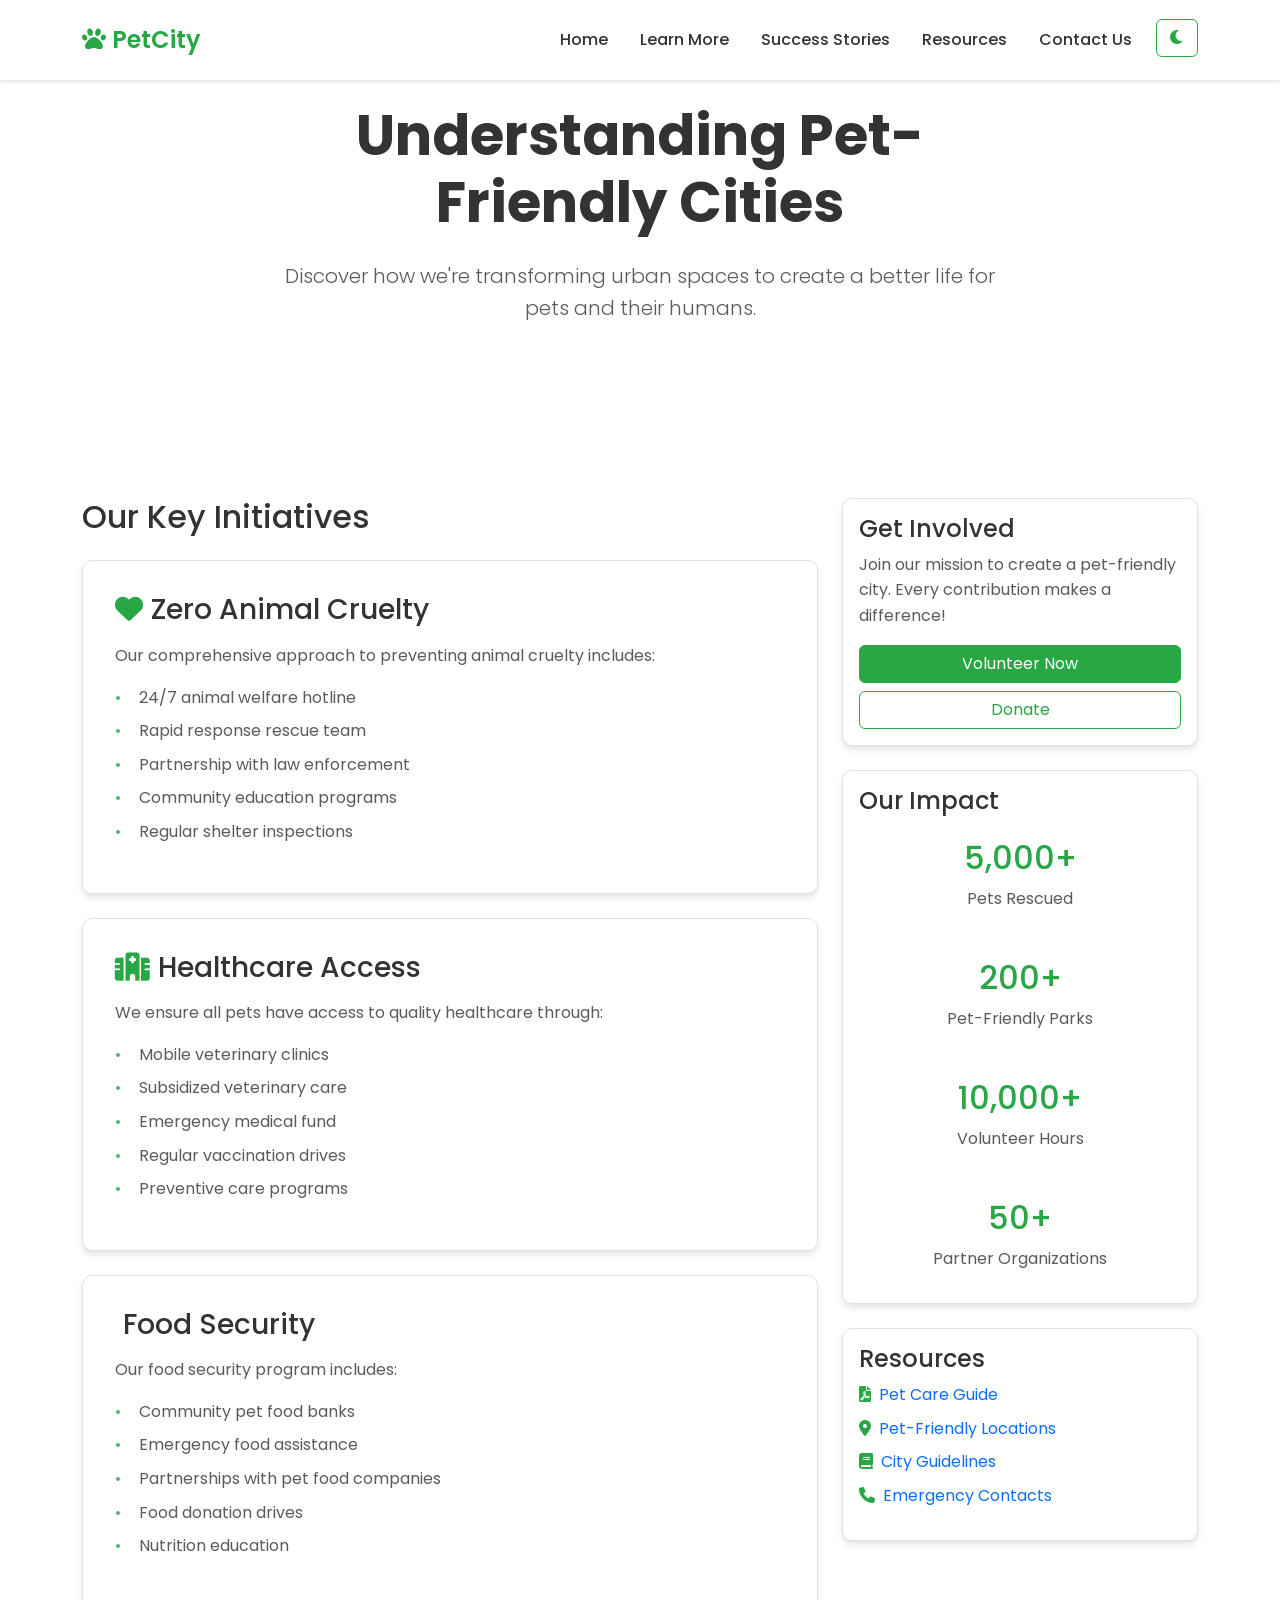
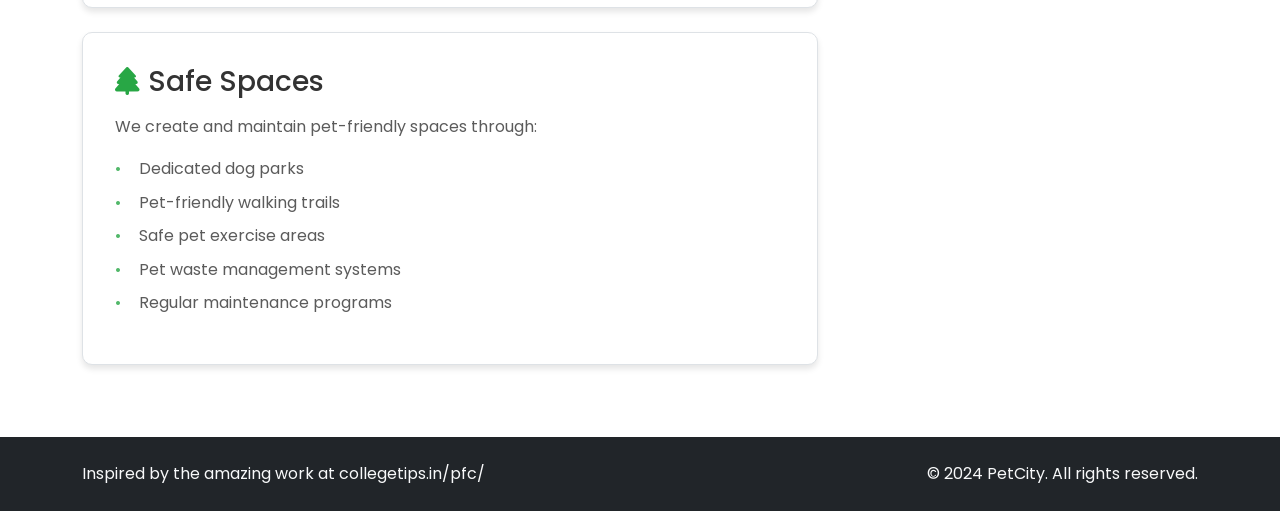
<file: learn-more.html>
<!DOCTYPE html>
<html lang="en">
<head>
    <meta charset="UTF-8">
    <meta name="viewport" content="width=device-width, initial-scale=1.0">
    <title>Learn More - PetCity Initiative</title>
    <!-- Bootstrap CSS -->
    <link href="https://cdn.jsdelivr.net/npm/bootstrap@5.3.0/dist/css/bootstrap.min.css" rel="stylesheet">
    <!-- Font Awesome -->
    <link rel="stylesheet" href="https://cdnjs.cloudflare.com/ajax/libs/font-awesome/6.0.0/css/all.min.css">
    <!-- Google Fonts -->
    <link href="https://fonts.googleapis.com/css2?family=Poppins:wght@400;500;600;700&display=swap" rel="stylesheet">
    <!-- Custom CSS -->
    <link rel="stylesheet" href="style.css">
</head>
<body>
    <!-- Navbar -->
    <nav class="navbar navbar-expand-lg navbar-light fixed-top bg-white">
        <div class="container">
            <a class="navbar-brand" href="index.html">
                <i class="fas fa-paw"></i> PetCity
            </a>
            <button class="navbar-toggler" type="button" data-bs-toggle="collapse" data-bs-target="#navbarNav">
                <span class="navbar-toggler-icon"></span>
            </button>
            <div class="collapse navbar-collapse" id="navbarNav">
                <ul class="navbar-nav ms-auto">
                    <li class="nav-item">
                        <a class="nav-link" href="index.html">Home</a>
                    </li>
                    <li class="nav-item">
                        <a class="nav-link active" href="learn-more.html">Learn More</a>
                    </li>
                    <li class="nav-item">
                        <a class="nav-link" href="stories.html">Success Stories</a>
                    </li>
                    <li class="nav-item">
                        <a class="nav-link" href="resources.html">Resources</a>
                    </li>
                    <li class="nav-item">
                        <a class="nav-link" href="index.html#contact">Contact Us</a>
                    </li>
                    <li class="nav-item ms-2">
                        <button id="theme-toggle" class="btn btn-outline-primary">
                            <i class="fas fa-moon"></i>
                        </button>
                    </li>
                </ul>
            </div>
        </div>
    </nav>

    <!-- Hero Section -->
    <section class="hero-small py-5">
        <div class="container">
            <div class="row align-items-center">
                <div class="col-lg-8 mx-auto text-center">
                    <h1 class="display-4 fw-bold mb-4">Understanding Pet-Friendly Cities</h1>
                    <p class="lead mb-4">Discover how we're transforming urban spaces to create a better life for pets and their humans.</p>
                </div>
            </div>
        </div>
    </section>

    <!-- Main Content -->
    <section class="py-5">
        <div class="container">
            <div class="row g-4">
                <!-- Key Initiatives -->
                <div class="col-lg-8">
                    <h2 class="mb-4">Our Key Initiatives</h2>
                    
                    <div class="initiative-card mb-4">
                        <h3><i class="fas fa-heart text-primary me-2"></i>Zero Animal Cruelty</h3>
                        <p>Our comprehensive approach to preventing animal cruelty includes:</p>
                        <ul>
                            <li>24/7 animal welfare hotline</li>
                            <li>Rapid response rescue team</li>
                            <li>Partnership with law enforcement</li>
                            <li>Community education programs</li>
                            <li>Regular shelter inspections</li>
                        </ul>
                    </div>

                    <div class="initiative-card mb-4">
                        <h3><i class="fas fa-hospital text-primary me-2"></i>Healthcare Access</h3>
                        <p>We ensure all pets have access to quality healthcare through:</p>
                        <ul>
                            <li>Mobile veterinary clinics</li>
                            <li>Subsidized veterinary care</li>
                            <li>Emergency medical fund</li>
                            <li>Regular vaccination drives</li>
                            <li>Preventive care programs</li>
                        </ul>
                    </div>

                    <div class="initiative-card mb-4">
                        <h3><i class="fas fa-bowl-food text-primary me-2"></i>Food Security</h3>
                        <p>Our food security program includes:</p>
                        <ul>
                            <li>Community pet food banks</li>
                            <li>Emergency food assistance</li>
                            <li>Partnerships with pet food companies</li>
                            <li>Food donation drives</li>
                            <li>Nutrition education</li>
                        </ul>
                    </div>

                    <div class="initiative-card mb-4">
                        <h3><i class="fas fa-tree text-primary me-2"></i>Safe Spaces</h3>
                        <p>We create and maintain pet-friendly spaces through:</p>
                        <ul>
                            <li>Dedicated dog parks</li>
                            <li>Pet-friendly walking trails</li>
                            <li>Safe pet exercise areas</li>
                            <li>Pet waste management systems</li>
                            <li>Regular maintenance programs</li>
                        </ul>
                    </div>
                </div>

                <!-- Sidebar -->
                <div class="col-lg-4">
                    <!-- Get Involved Card -->
                    <div class="card mb-4">
                        <div class="card-body">
                            <h4 class="card-title">Get Involved</h4>
                            <p class="card-text">Join our mission to create a pet-friendly city. Every contribution makes a difference!</p>
                            <a href="index.html#volunteer" class="btn btn-primary w-100 mb-2">Volunteer Now</a>
                            <a href="#" class="btn btn-outline-primary w-100">Donate</a>
                        </div>
                    </div>

                    <!-- Statistics Card -->
                    <div class="card mb-4">
                        <div class="card-body">
                            <h4 class="card-title">Our Impact</h4>
                            <div class="impact-stat mb-3">
                                <h3 class="text-primary">5,000+</h3>
                                <p>Pets Rescued</p>
                            </div>
                            <div class="impact-stat mb-3">
                                <h3 class="text-primary">200+</h3>
                                <p>Pet-Friendly Parks</p>
                            </div>
                            <div class="impact-stat mb-3">
                                <h3 class="text-primary">10,000+</h3>
                                <p>Volunteer Hours</p>
                            </div>
                            <div class="impact-stat">
                                <h3 class="text-primary">50+</h3>
                                <p>Partner Organizations</p>
                            </div>
                        </div>
                    </div>

                    <!-- Resources Card -->
                    <div class="card">
                        <div class="card-body">
                            <h4 class="card-title">Resources</h4>
                            <ul class="list-unstyled">
                                <li class="mb-2">
                                    <a href="#" class="text-decoration-none">
                                        <i class="fas fa-file-pdf text-primary me-2"></i>Pet Care Guide
                                    </a>
                                </li>
                                <li class="mb-2">
                                    <a href="#" class="text-decoration-none">
                                        <i class="fas fa-map-marker-alt text-primary me-2"></i>Pet-Friendly Locations
                                    </a>
                                </li>
                                <li class="mb-2">
                                    <a href="#" class="text-decoration-none">
                                        <i class="fas fa-book text-primary me-2"></i>City Guidelines
                                    </a>
                                </li>
                                <li>
                                    <a href="#" class="text-decoration-none">
                                        <i class="fas fa-phone text-primary me-2"></i>Emergency Contacts
                                    </a>
                                </li>
                            </ul>
                        </div>
                    </div>
                </div>
            </div>
        </div>
    </section>

    <!-- Footer -->
    <footer class="bg-dark text-light py-4">
        <div class="container">
            <div class="row">
                <div class="col-md-6">
                    <p class="mb-0">Inspired by the amazing work at <a href="http://collegetips.in/pfc/" target="_blank" class="text-light">collegetips.in/pfc/</a></p>
                </div>
                <div class="col-md-6 text-md-end">
                    <p class="mb-0">© 2024 PetCity. All rights reserved.</p>
                </div>
            </div>
        </div>
    </footer>

    <!-- Scripts -->
    <script src="https://cdn.jsdelivr.net/npm/bootstrap@5.3.0/dist/js/bootstrap.bundle.min.js"></script>
    <script src="theme.js"></script>
    <script src="script.js"></script>
</body>
</html>
</file>
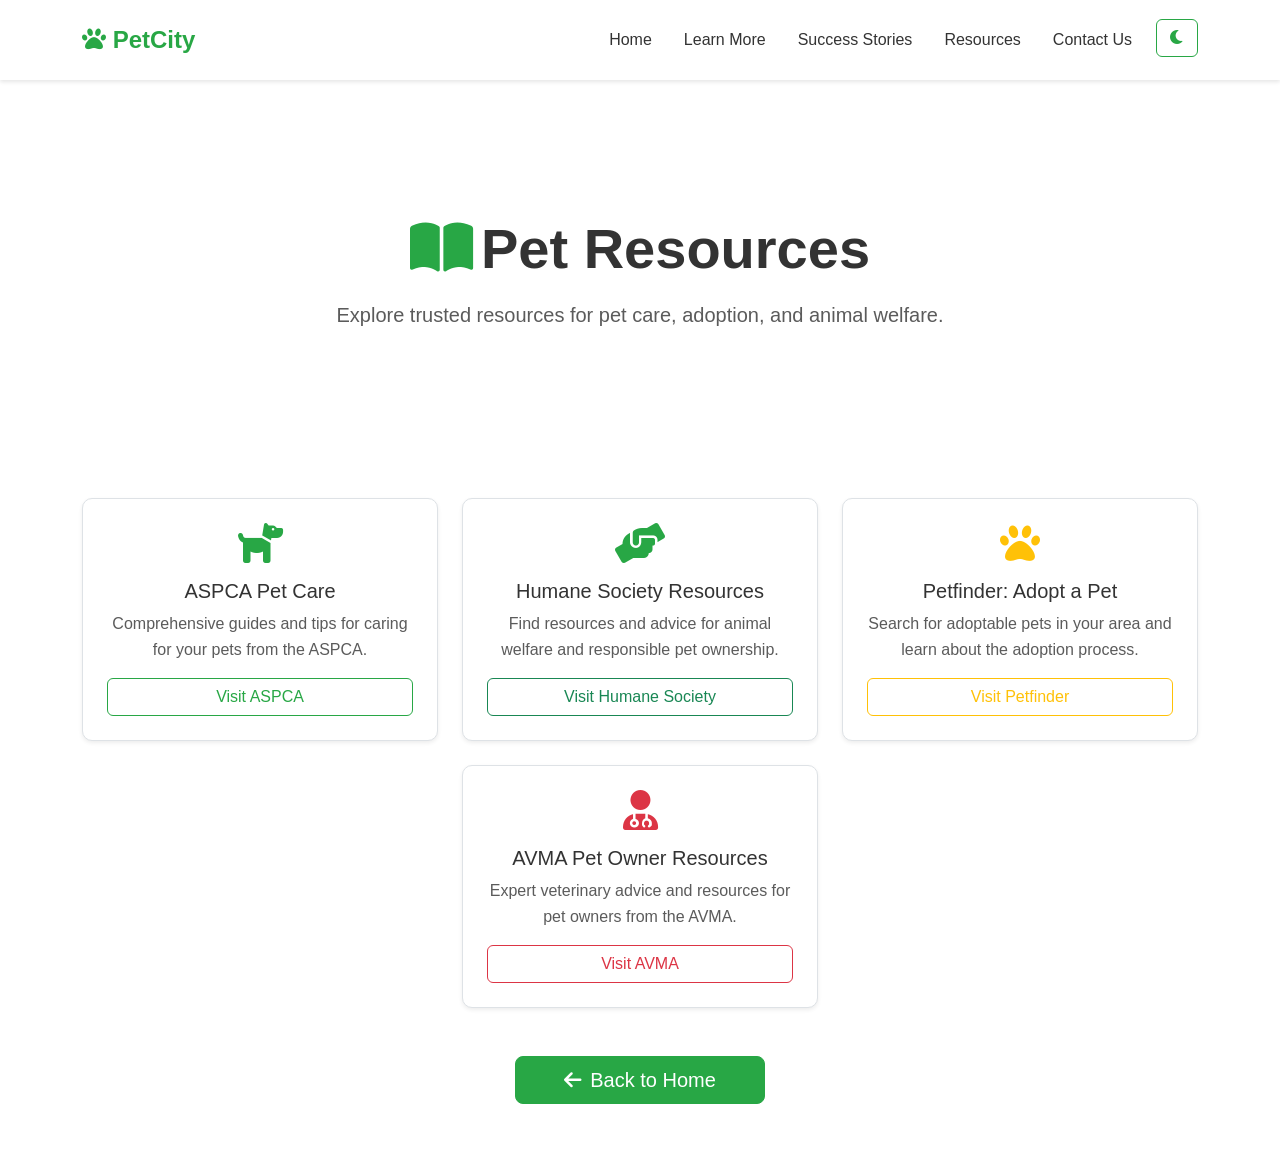
<file: resources.html>
<!DOCTYPE html>
<html lang="en">
<head>
    <meta charset="UTF-8">
    <title>PetCity Resources</title>
    <link rel="stylesheet" href="https://cdn.jsdelivr.net/npm/bootstrap@5.3.0/dist/css/bootstrap.min.css">
    <link rel="stylesheet" href="https://cdnjs.cloudflare.com/ajax/libs/font-awesome/6.0.0/css/all.min.css">
    <link rel="stylesheet" href="style.css">
</head>
<body>
    <!-- Navbar -->
    <nav class="navbar navbar-expand-lg navbar-light fixed-top bg-white">
        <div class="container">
            <a class="navbar-brand" href="index.html">
                <i class="fas fa-paw"></i> PetCity
            </a>
            <button class="navbar-toggler" type="button" data-bs-toggle="collapse" data-bs-target="#navbarNav">
                <span class="navbar-toggler-icon"></span>
            </button>
            <div class="collapse navbar-collapse" id="navbarNav">
                <ul class="navbar-nav ms-auto">
                    <li class="nav-item">
                        <a class="nav-link" href="index.html">Home</a>
                    </li>
                    <li class="nav-item">
                        <a class="nav-link" href="learn-more.html">Learn More</a>
                    </li>
                    <li class="nav-item">
                        <a class="nav-link" href="stories.html">Success Stories</a>
                    </li>
                    <li class="nav-item">
                        <a class="nav-link" href="resources.html">Resources</a>
                    </li>
                    <li class="nav-item">
                        <a class="nav-link" href="index.html#contact">Contact Us</a>
                    </li>
                    <li class="nav-item ms-2">
                        <button id="theme-toggle" class="btn btn-outline-primary">
                            <i class="fas fa-moon"></i>
                        </button>
                    </li>
                </ul>
            </div>
        </div>
    </nav>

    <section class="hero-small d-flex align-items-center justify-content-center mb-5">
        <div class="container text-center">
            <h1 class="display-4 fw-bold mb-3"><i class="fas fa-book-open me-2" style="color: var(--primary-color);"></i>Pet Resources</h1>
            <p class="lead mb-0">Explore trusted resources for pet care, adoption, and animal welfare.</p>
        </div>
    </section>
    <div class="container pb-5">
        <div class="row g-4 justify-content-center">
            <div class="col-md-6 col-lg-4">
                <div class="card h-100 shadow-sm feature-card text-center p-4">
                    <i class="fas fa-dog fa-3x mb-3" style="color: var(--primary-color);"></i>
                    <h5 class="card-title">ASPCA Pet Care</h5>
                    <p class="card-text">Comprehensive guides and tips for caring for your pets from the ASPCA.</p>
                    <a href="https://www.aspca.org/pet-care" target="_blank" class="btn btn-outline-primary">Visit ASPCA</a>
                </div>
            </div>
            <div class="col-md-6 col-lg-4">
                <div class="card h-100 shadow-sm feature-card text-center p-4">
                    <i class="fas fa-hands-helping fa-3x mb-3" style="color: var(--success-color);"></i>
                    <h5 class="card-title">Humane Society Resources</h5>
                    <p class="card-text">Find resources and advice for animal welfare and responsible pet ownership.</p>
                    <a href="https://www.humanesociety.org/resources" target="_blank" class="btn btn-outline-success">Visit Humane Society</a>
                </div>
            </div>
            <div class="col-md-6 col-lg-4">
                <div class="card h-100 shadow-sm feature-card text-center p-4">
                    <i class="fas fa-paw fa-3x mb-3" style="color: var(--warning-color);"></i>
                    <h5 class="card-title">Petfinder: Adopt a Pet</h5>
                    <p class="card-text">Search for adoptable pets in your area and learn about the adoption process.</p>
                    <a href="https://www.petfinder.com/" target="_blank" class="btn btn-outline-warning">Visit Petfinder</a>
                </div>
            </div>
            <div class="col-md-6 col-lg-4">
                <div class="card h-100 shadow-sm feature-card text-center p-4">
                    <i class="fas fa-user-md fa-3x mb-3" style="color: var(--danger-color);"></i>
                    <h5 class="card-title">AVMA Pet Owner Resources</h5>
                    <p class="card-text">Expert veterinary advice and resources for pet owners from the AVMA.</p>
                    <a href="https://www.avma.org/resources-tools/pet-owners" target="_blank" class="btn btn-outline-danger">Visit AVMA</a>
                </div>
            </div>
        </div>
        <div class="text-center mt-5">
            <a href="index.html" class="btn btn-lg btn-primary px-5"><i class="fas fa-arrow-left me-2"></i>Back to Home</a>
        </div>
    </div>

    <!-- Scripts -->
    <script src="https://cdn.jsdelivr.net/npm/bootstrap@5.3.0/dist/js/bootstrap.bundle.min.js"></script>
    <script src="theme.js"></script>
    <script src="script.js"></script>
</body>
</html>
</file>
<file: style.css>
/* Global Styles */
:root {
    /* Light theme colors */
    --primary-color: #28a745;
    --secondary-color: #6c757d;
    --dark-color: #333;
    --light-color: #f4f4f4;
    --success-color: #28a745;
    --warning-color: #ffc107;
    --danger-color: #dc3545;
    --bg-color: #ffffff;
    --text-color: #333333;
    --card-bg: #ffffff;
    --border-color: #e0e0e0;
    --shadow-color: rgba(0,0,0,0.1);
    --input-bg: #f8f9fa;
    --input-text: #333333;
    --input-border: #ced4da;
    --placeholder-color: #6c757d;
    --form-text-color: #6c757d;
}

/* Dark theme colors */
[data-theme="dark"] {
    --primary-color: #28a745;
    --secondary-color: #6c757d;
    --bg-color: #1a1a1a;
    --text-color: #ffffff;
    --card-bg: #2d2d2d;
    --input-bg: #2d2d2d;
    --input-text: #ffffff;
    --input-border: #404040;
    --placeholder-color: #a0a0a0;
    --form-text-color: #a0a0a0;

    /* Specific input background for dark mode */
    input[type="text"],
    input[type="email"],
    input[type="tel"],
    textarea,
    select {
        background-color: var(--input-bg) !important;
        color: var(--input-text) !important;
        border-color: var(--input-border) !important;
        background-image: none !important; /* To remove any default white background image */
    }

    .form-select option {
        background-color: var(--input-bg) !important;
        color: var(--input-text) !important;
    }

    /* Override for Bootstrap's form-control and form-select in dark mode */
    .form-control,
    .form-select {
        background-color: var(--input-bg) !important;
        color: var(--input-text) !important;
        border-color: var(--input-border) !important;
        background-image: none !important;
    }
}

/* Theme transition */
* {
    transition: background-color 0.3s ease, color 0.3s ease, border-color 0.3s ease, box-shadow 0.3s ease;
}

body {
    font-family: 'Poppins', sans-serif;
    line-height: 1.6;
    color: var(--text-color);
    background-color: var(--bg-color);
}

/* Theme Toggle Button */
.theme-toggle-btn {
    position: fixed;
    top: 20px;
    right: 20px;
    z-index: 1000;
    width: 45px;
    height: 45px;
    border-radius: 50%;
    border: none;
    background-color: var(--card-bg);
    color: var(--text-color);
    box-shadow: 0 2px 5px var(--shadow-color);
    cursor: pointer;
    display: flex;
    align-items: center;
    justify-content: center;
    font-size: 1.2rem;
}

.theme-toggle-btn:hover {
    transform: scale(1.1);
}

/* Navbar Styles */
.navbar {
    background-color: var(--bg-color) !important;
    box-shadow: 0 2px 4px var(--shadow-color);
    padding: 1rem 0;
}

.navbar-brand {
    font-weight: 600;
    font-size: 1.5rem;
    color: var(--text-color) !important;
}

.navbar-brand i {
    color: var(--primary-color);
}

.nav-link {
    color: var(--text-color) !important;
    font-weight: 500;
    padding: 0.5rem 1rem !important;
    transition: color 0.3s ease;
}

.nav-link:hover {
    color: var(--primary-color) !important;
}

/* Hero Sections */
.hero {
    padding-top: 0rem;
    background: linear-gradient(135deg, var(--bg-color) 0%, var(--card-bg) 100%);
    min-height: 100vh;
    display: flex;
    align-items: center;
}

.hero-small {
    padding-top: 6rem;
    background: linear-gradient(135deg, var(--bg-color) 0%, var(--card-bg) 100%);
    min-height: 50vh;
    display: flex;
    align-items: center;
}

.hero h1, .hero-small h1 {
    color: var(--text-color);
    margin-bottom: 1.5rem;
}

.hero p, .hero-small p {
    color: var(--text-color);
    opacity: 0.8;
    margin-bottom: 2rem;
}

/* Buttons */
.btn-primary {
    background-color: var(--primary-color);
    border-color: var(--primary-color);
}

.btn-primary:hover {
    background-color: var(--primary-color);
    border-color: var(--primary-color);
    opacity: 0.9;
}

.btn-outline-primary {
    color: var(--primary-color);
    border-color: var(--primary-color);
}

.btn-outline-primary:hover {
    background-color: var(--primary-color);
    border-color: var(--primary-color);
}

/* Feature Cards */
.feature-card {
    background: var(--card-bg);
    border-radius: 10px;
    box-shadow: 0 4px 6px var(--shadow-color);
    transition: transform 0.3s ease, box-shadow 0.3s ease;
    border: 1px solid var(--border-color);
    height: 100%;
    padding: 2rem;
}

.feature-card:hover {
    transform: translateY(-5px);
    box-shadow: 0 6px 12px var(--shadow-color);
}

.feature-card i {
    font-size: 2.5rem;
    color: var(--primary-color);
}

.feature-card h3 {
    font-size: 1.25rem;
    margin: 1rem 0;
    font-weight: 600;
    color: var(--text-color);
}

.feature-card p {
    color: var(--text-color);
    opacity: 0.8;
    margin-bottom: 1rem;
}

.feature-card ul {
    list-style: none;
    padding-left: 0;
}

.feature-card ul li {
    margin-bottom: 0.5rem;
    color: var(--text-color);
    opacity: 0.8;
}

/* Initiative Cards */
.initiative-card {
    background: var(--card-bg);
    border-radius: 10px;
    padding: 2rem;
    margin-bottom: 2rem;
    border: 1px solid var(--border-color);
    box-shadow: 0 4px 6px var(--shadow-color);
}

.initiative-card h3 {
    color: var(--text-color);
    margin-bottom: 1rem;
}

.initiative-card p {
    color: var(--text-color);
    opacity: 0.8;
}

.initiative-card ul {
    list-style: none;
    padding-left: 0;
}

.initiative-card ul li {
    margin-bottom: 0.5rem;
    color: var(--text-color);
    opacity: 0.8;
    padding-left: 1.5rem;
    position: relative;
}

.initiative-card ul li:before {
    content: "•";
    color: var(--primary-color);
    position: absolute;
    left: 0;
}

/* Story Cards */
.story-card .card {
    transition: transform 0.3s ease;
}

.story-card .card:hover {
    transform: translateY(-5px);
}

.story-card .card-img-top {
    height: 200px;
    object-fit: cover;
}

.story-card .badge {
    font-size: 0.8rem;
    padding: 0.5em 1em;
}

/* Impact Stats */
.impact-stat {
    text-align: center;
    padding: 1rem;
}

.impact-stat h3 {
    color: var(--primary-color);
    font-size: 2rem;
    margin-bottom: 0.5rem;
}

.impact-stat p {
    color: var(--text-color);
    opacity: 0.8;
    margin: 0;
}

/* Forms */
.form-control, .form-select {
    background-color: var(--input-bg);
    color: var(--input-text);
    border-color: var(--input-border) !important;
    padding: 0.75rem;
    border-radius: 5px;
    background-image: none !important; /* Ensure no default background images */
}

.form-control::placeholder {
    color: var(--placeholder-color) !important;
    opacity: 1;
}

.form-control::-webkit-input-placeholder {
    color: var(--placeholder-color) !important;
    opacity: 1;
}

.form-control:-ms-input-placeholder {
    color: var(--placeholder-color) !important;
    opacity: 1;
}

.form-control::-ms-input-placeholder {
    color: var(--placeholder-color) !important;
    opacity: 1;
}

.form-select {
    color: var(--input-text);
    background-color: var(--input-bg);
    /* Default light arrow for light mode */
    background-image: url("data:image/svg+xml,%3csvg xmlns='http://www.w3.org/2000/svg' viewBox='0 0 16 16'%3e%3cpath fill='none' stroke='%23343a40' stroke-linecap='round' stroke-linejoin='round' stroke-width='2' d='m2 5 6 6 6-6'/%3e%3c/svg%3e") !important;
    background-repeat: no-repeat;
    background-position: right .75rem center;
    background-size: 16px 12px;
}

[data-theme="dark"] .form-select {
    /* White arrow for dark mode */
    background-image: url("data:image/svg+xml,%3csvg xmlns='http://www.w3.org/2000/svg' viewBox='0 0 16 16'%3e%3cpath fill='none' stroke='%23ffffff' stroke-linecap='round' stroke-linejoin='round' stroke-width='2' d='m2 5 6 6 6-6'/%3e%3c/svg%3e") !important;
}

.form-select option {
    background-color: var(--input-bg);
    color: var(--input-text);
}

.form-control:focus, .form-select:focus {
    background-color: var(--input-bg) !important;
    color: var(--input-text) !important;
    border-color: var(--primary-color) !important;
    box-shadow: 0 0 0 0.25rem rgba(40, 167, 69, 0.25);
}

/* Cards */
.card {
    background-color: var(--card-bg);
    border: 1px solid var(--input-border);
    border-radius: 10px;
    box-shadow: 0 4px 6px var(--shadow-color);
    transition: transform 0.3s ease;
}

.card:hover {
    transform: translateY(-5px);
}

.card-body {
    color: var(--text-color);
}

.card-title {
    color: var(--text-color);
}

.card-text {
    color: var(--text-color);
    opacity: 0.8;
}

/* Modals */
.modal-content {
    background-color: var(--card-bg);
    color: var(--text-color);
    border: 1px solid var(--border-color);
}

.modal-header {
    border-bottom-color: var(--border-color);
}

.modal-footer {
    border-top-color: var(--border-color);
}

/* Chatbot */
.chatbot {
    position: fixed;
    bottom: 20px;
    right: 20px;
    z-index: 1000;
}

#chat-toggle {
    width: 60px;
    height: 60px;
    padding: 0;
    display: flex;
    align-items: center;
    justify-content: center;
    background-color: var(--primary-color);
    border: none;
    box-shadow: 0 2px 10px var(--shadow-color);
}

#chat-toggle i {
    font-size: 1.5rem;
    color: white;
}

.chat-window {
    position: absolute;
    bottom: 80px;
    right: 0;
    width: 300px;
    background: var(--card-bg);
    border-radius: 10px;
    box-shadow: 0 4px 12px var(--shadow-color);
    border: 1px solid var(--border-color);
}

.chat-window.hidden {
    display: none;
}

.chat-header {
    background: var(--primary-color);
    color: white;
    padding: 1rem;
    border-top-left-radius: 10px;
    border-top-right-radius: 10px;
    display: flex;
    justify-content: space-between;
    align-items: center;
}

.chat-messages {
    height: 300px;
    overflow-y: auto;
    padding: 1rem;
    background-color: var(--bg-color);
}

.message {
    margin-bottom: 1rem;
    padding: 0.5rem 1rem;
    border-radius: 10px;
    max-width: 80%;
}

.message.user {
    background-color: var(--primary-color);
    color: white;
    margin-left: auto;
}

.message.bot {
    background-color: var(--card-bg);
    color: var(--text-color);
    border: 1px solid var(--border-color);
}

.chat-input-container {
    display: flex;
    padding: 1rem;
    border-top: 1px solid var(--border-color);
    background-color: var(--card-bg);
}

/* Footer */
footer {
    background-color: var(--card-bg) !important;
    color: var(--text-color) !important;
}

footer a {
    color: var(--primary-color) !important;
    text-decoration: none;
}

footer a:hover {
    text-decoration: underline;
}

/* Animations */
@keyframes fadeIn {
    from {
        opacity: 0;
        transform: translateY(20px);
    }
    to {
        opacity: 1;
        transform: translateY(0);
    }
}

.hero, .feature-card, .card {
    animation: fadeIn 0.6s ease-out;
}

/* Responsive Adjustments */
@media (max-width: 768px) {
    .hero {
        padding-top: 5rem;
        text-align: center;
    }
    
    .hero img {
        margin-top: 2rem;
    }
    
    .feature-card {
        margin-bottom: 1rem;
    }
    
    .chat-window {
        width: 280px;
    }
    
    .theme-toggle-btn {
        top: 70px;
    }
    
    .btn-group {
        margin-top: 1rem;
        width: 100%;
    }
    
    .btn-group .btn {
        flex: 1;
    }
}

/* Dog Animation */
.dog-animation {
    position: relative; /* Allow it to scroll with the page */
    margin-top: 20px; /* Keep top margin */
    margin-bottom: 0px; /* Reduce bottom margin to remove gap */
    z-index: 10; /* Ensure it appears above other elements */
    animation: none; /* Explicitly remove any animation */
}

.dog-animation img {
    width: 100%; /* Make it responsive */
    height: auto; /* Maintain aspect ratio */
}

/* Ensure no lingering animation on #animated-dog specific ID */
#animated-dog {
    animation: none !important; /* Force remove any animation */
}

#animated-dog {
    position: relative; /* Allow it to scroll with the page */
    margin: 60px auto; /* Increase the top margin to position it further down */
    z-index: 10; /* Ensure it appears above other elements */
}

#animated-dog img {
    width: 100%; /* Make it responsive */
    height: auto; /* Maintain aspect ratio */
}

/* Theme Classes */
.theme-text {
    color: var(--text-color) !important;
}

.theme-input {
    background-color: var(--input-bg);
    color: var(--input-text);
    border-color: var(--input-border) !important;
}

[data-theme="dark"] .theme-input {
    background-color: var(--input-bg) !important;
    background-image: none !important;
}

.theme-input::placeholder {
    color: var(--placeholder-color) !important;
    opacity: 1;
}

/* Explicit Light Theme Overrides for theme-input placeholders */
[data-theme="light"] .theme-input::placeholder,
[data-theme="light"] .theme-input::-webkit-input-placeholder,
[data-theme="light"] .theme-input:-ms-input-placeholder,
[data-theme="light"] .theme-input::-ms-input-placeholder
{
    color: var(--placeholder-color) !important;
    opacity: 1 !important;
}

.theme-input::-webkit-input-placeholder {
    color: var(--placeholder-color) !important;
    opacity: 1;
}

.theme-input:-ms-input-placeholder {
    color: var(--placeholder-color) !important;
    opacity: 1;
}

.theme-input::-ms-input-placeholder {
    color: var(--placeholder-color) !important;
    opacity: 1;
}

.form-text {
    color: var(--form-text-color) !important;
}

/* Pet Details Text */
.pet-details {
    color: var(--form-text-color) !important;
}

/* Cards */
.card {
    background-color: var(--card-bg);
    border-color: var(--input-border);
}

/* Volunteer Form and Contact Form Specific Styles */
.volunteer-form, #contact-form {
    background-color: var(--card-bg) !important;
}

.volunteer-form .form-control,
.volunteer-form .form-select,
#contact-form .form-control {
    background-color: var(--input-bg) !important;
    color: var(--input-text) !important;
    border-color: var(--input-border) !important;
    background-image: none !important;
}

.volunteer-form .form-control::placeholder,
.volunteer-form .form-select::placeholder,
#contact-form .form-control::placeholder {
    color: var(--placeholder-color) !important;
    opacity: 1;
}

/* Rest of your existing CSS */
.footer-icons a {
    font-size: 1.5rem;
}

/* Consolidated Dark theme specific overrides - placed at the very end for highest specificity */
[data-theme="dark"] input[type="text"],
[data-theme="dark"] input[type="email"],
[data-theme="dark"] input[type="tel"],
[data-theme="dark"] textarea,
[data-theme="dark"] select,
[data-theme="dark"] .form-control,
[data-theme="dark"] .form-select
{
    background: none !important; /* Reset all background properties */
    background-color: var(--input-bg) !important; /* Then set background color */
    color: var(--input-text) !important;
    border-color: var(--input-border) !important;
    box-shadow: none !important; /* Ensure no light box-shadow persists */
    -webkit-appearance: none; /* For webkit browsers */
    -moz-appearance: none; /* For Mozilla browsers */
    appearance: none; /* Standard property */
}

[data-theme="dark"] .form-control:focus,
[data-theme="dark"] .form-select:focus {
    background-color: var(--input-bg) !important;
    color: var(--input-text) !important;
    border-color: var(--primary-color) !important;
    box-shadow: 0 0 0 0.25rem rgba(40, 167, 69, 0.25) !important;
}

[data-theme="dark"] .form-select option {
    background-color: var(--input-bg) !important;
    color: var(--input-text) !important;
}

/* Ensure placeholder color also applies */
[data-theme="dark"] .form-control::placeholder,
[data-theme="dark"] .form-control::-webkit-input-placeholder,
[data-theme="dark"] .form-control:-ms-input-placeholder,
[data-theme="dark"] .form-control::-ms-input-placeholder,
[data-theme="dark"] .theme-input::placeholder,
[data-theme="dark"] .theme-input::-webkit-input-placeholder,
[data-theme="dark"] .theme-input:-ms-input-placeholder,
[data-theme="dark"] .theme-input::-ms-input-placeholder
{
    color: var(--placeholder-color) !important;
    opacity: 1 !important;
}

/* Consolidated Light theme specific overrides - placed at the very end for highest specificity */
[data-theme="light"] input[type="text"],
[data-theme="light"] input[type="email"],
[data-theme="light"] input[type="tel"],
[data-theme="light"] textarea,
[data-theme="light"] select,
[data-theme="light"] .form-control,
[data-theme="light"] .form-select,
[data-theme="light"] .theme-input
{
    background: none !important; /* Reset all background properties */
    background-color: var(--input-bg) !important; /* Then set background color for light mode */
    color: var(--input-text) !important;
    border-color: var(--input-border) !important;
    box-shadow: none !important; /* Ensure no dark box-shadow persists */
    -webkit-appearance: none; /* For webkit browsers */
    -moz-appearance: none; /* For Mozilla browsers */
    appearance: none; /* Standard property */
}

[data-theme="light"] .form-select option {
    background-color: var(--input-bg) !important;
    color: var(--input-text) !important;
}

/* Ensure placeholder color also applies in light mode */
[data-theme="light"] .form-control::placeholder,
[data-theme="light"] .form-control::-webkit-input-placeholder,
[data-theme="light"] .form-control:-ms-input-placeholder,
[data-theme="light"] .form-control::-ms-input-placeholder,
[data-theme="light"] .theme-input::placeholder,
[data-theme="light"] .theme-input::-webkit-input-placeholder,
[data-theme="light"] .theme-input:-ms-input-placeholder,
[data-theme="light"] .theme-input::-ms-input-placeholder
{
    color: var(--placeholder-color) !important;
    opacity: 1 !important;
}
</file>
